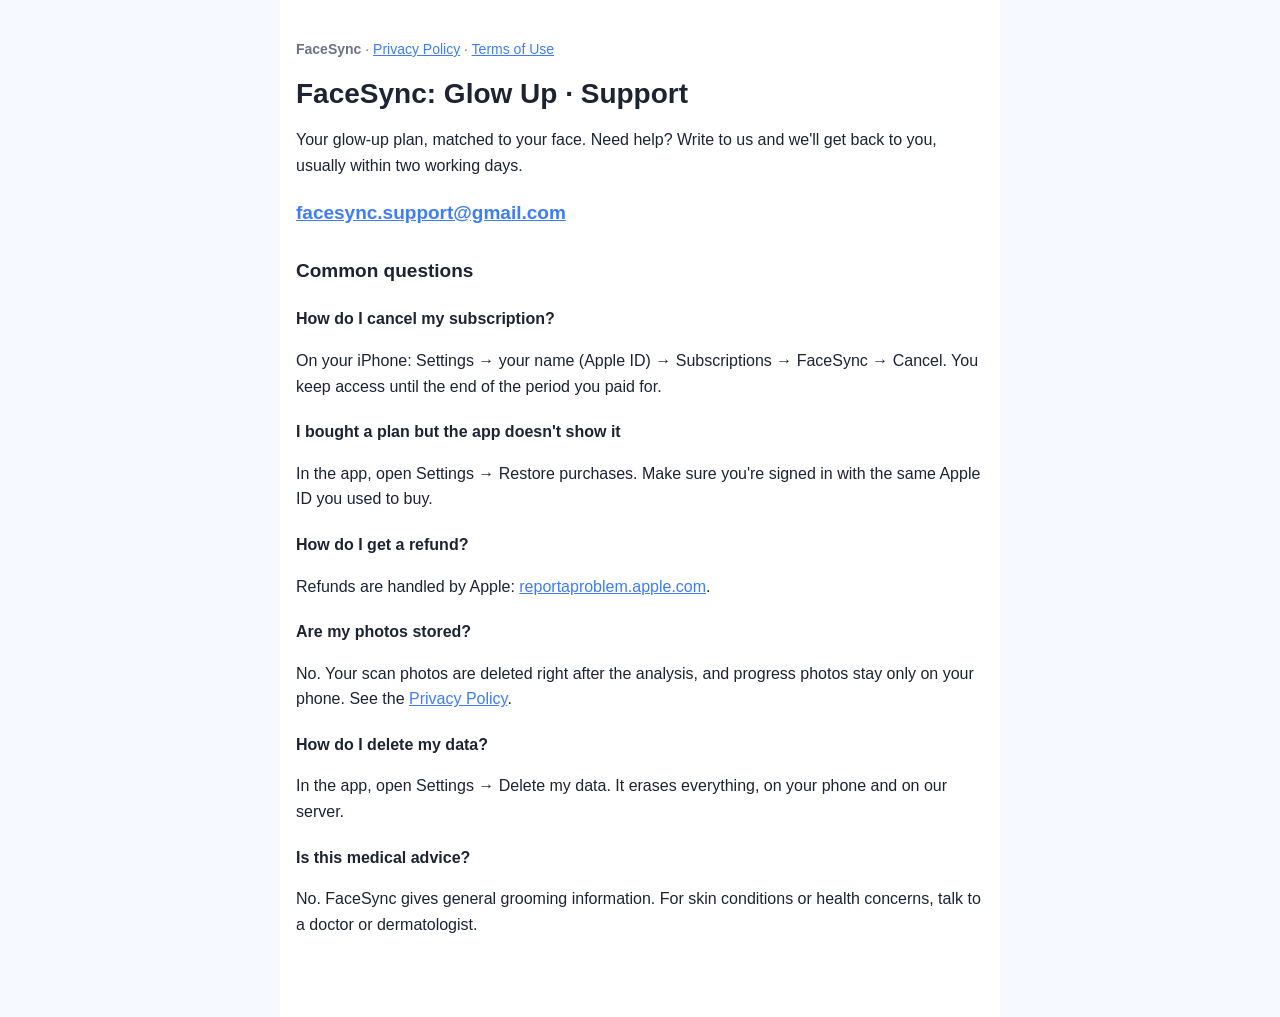
<file: index.html>
<!doctype html>
<html lang="en">
<head>
<meta charset="utf-8">
<meta name="viewport" content="width=device-width, initial-scale=1">
<title>FaceSync · Support</title>
<link rel="stylesheet" href="style.css">
</head>
<body>
<main>
<p class="nav"><strong>FaceSync</strong> · <a href="privacy.html">Privacy Policy</a> · <a href="terms.html">Terms of Use</a></p>
<h1>FaceSync: Glow Up · Support</h1>
<p>Your glow-up plan, matched to your face. Need help? Write to us and we'll get back to you, usually within two working days.</p>
<p class="contact"><a href="mailto:facesync.support@gmail.com">facesync.support@gmail.com</a></p>

<h2>Common questions</h2>
<h3>How do I cancel my subscription?</h3>
<p>On your iPhone: Settings → your name (Apple ID) → Subscriptions → FaceSync → Cancel. You keep access until the end of the period you paid for.</p>
<h3>I bought a plan but the app doesn't show it</h3>
<p>In the app, open Settings → Restore purchases. Make sure you're signed in with the same Apple ID you used to buy.</p>
<h3>How do I get a refund?</h3>
<p>Refunds are handled by Apple: <a href="https://reportaproblem.apple.com">reportaproblem.apple.com</a>.</p>
<h3>Are my photos stored?</h3>
<p>No. Your scan photos are deleted right after the analysis, and progress photos stay only on your phone. See the <a href="privacy.html">Privacy Policy</a>.</p>
<h3>How do I delete my data?</h3>
<p>In the app, open Settings → Delete my data. It erases everything, on your phone and on our server.</p>
<h3>Is this medical advice?</h3>
<p>No. FaceSync gives general grooming information. For skin conditions or health concerns, talk to a doctor or dermatologist.</p>
</main>
</body>
</html>
</file>
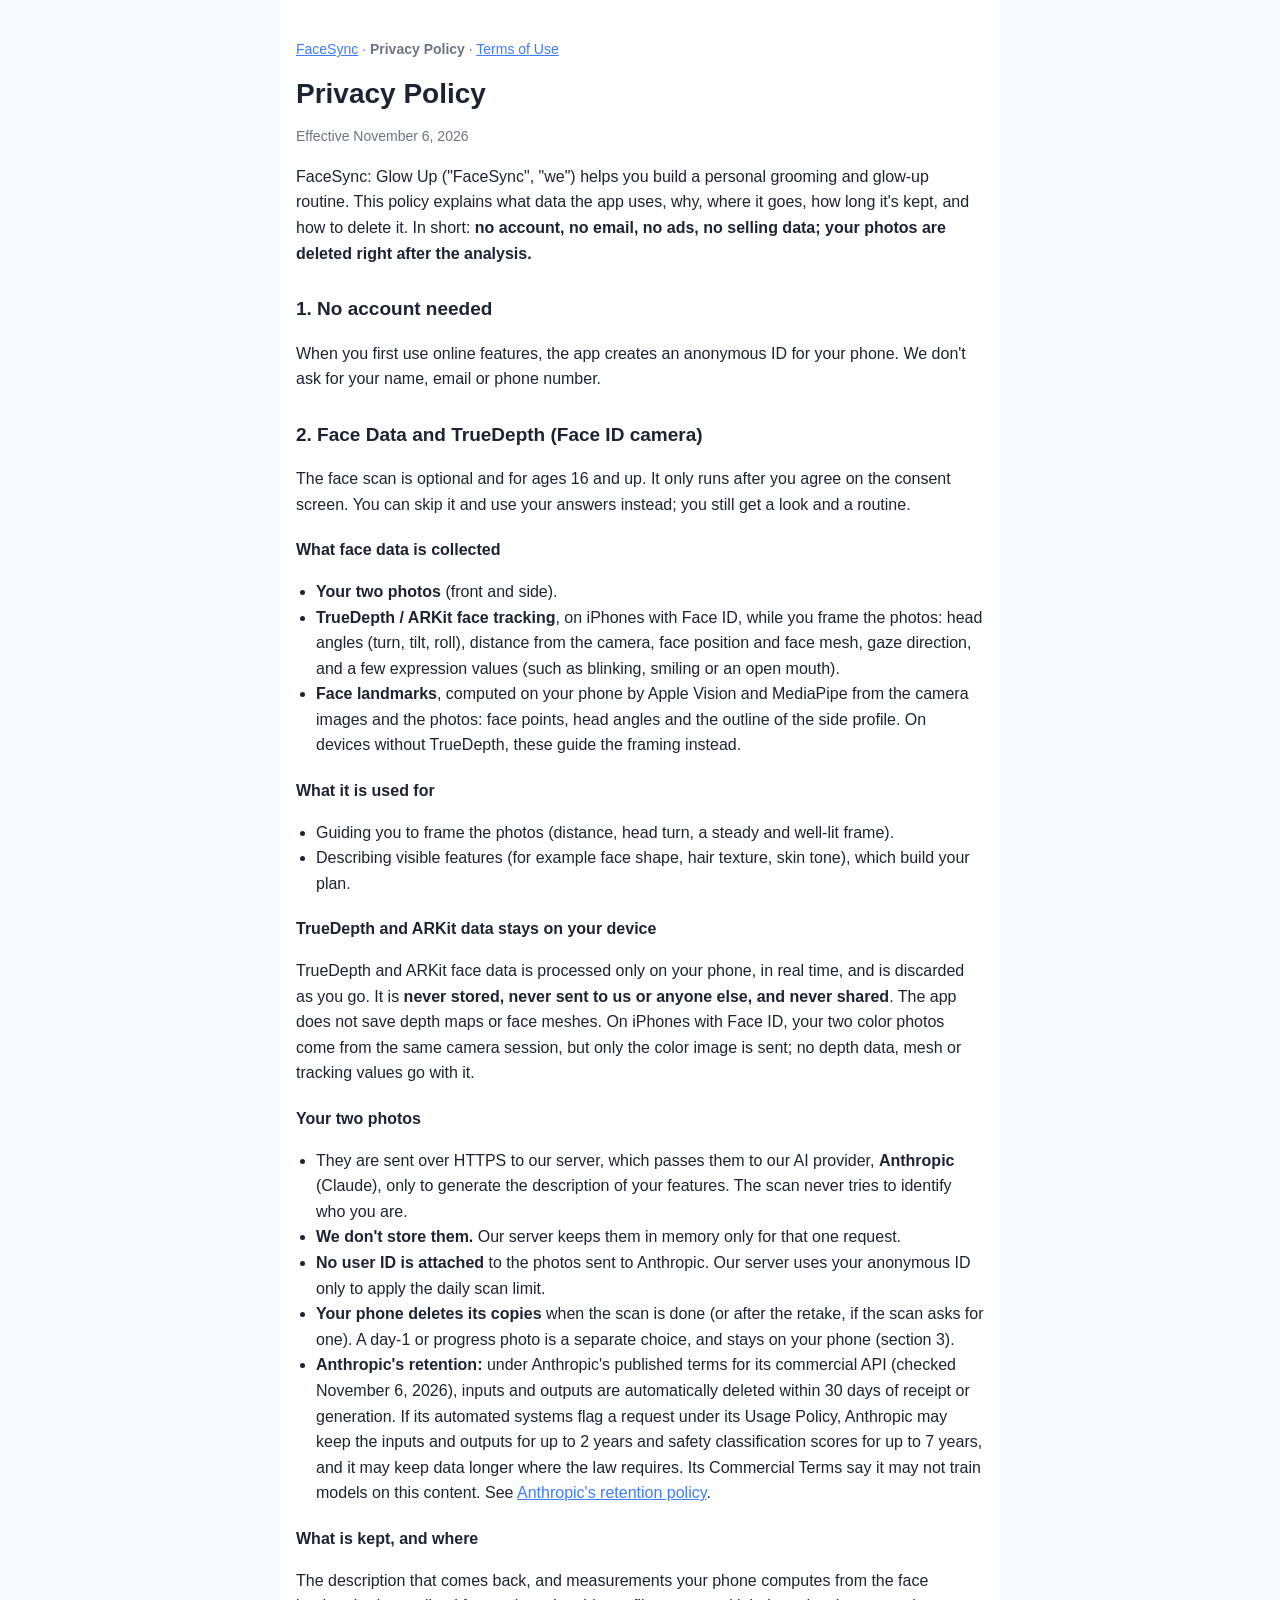
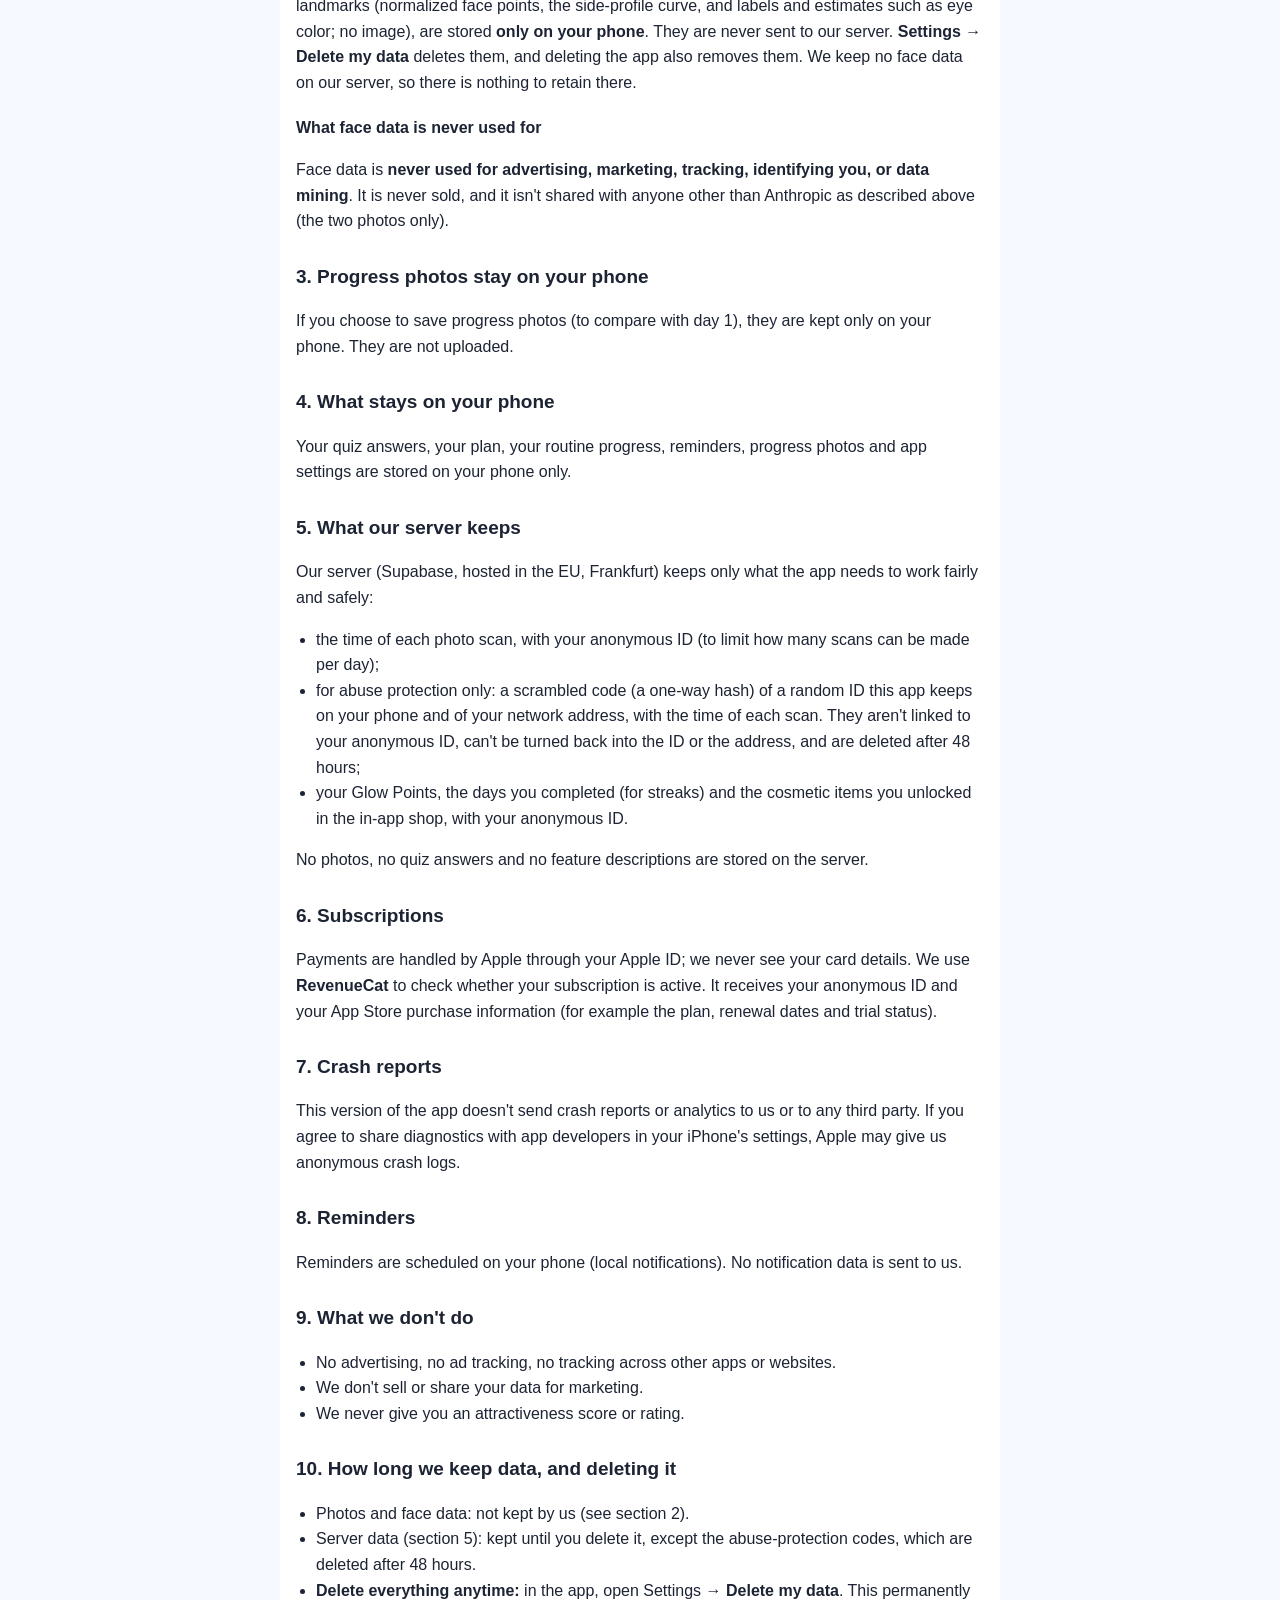
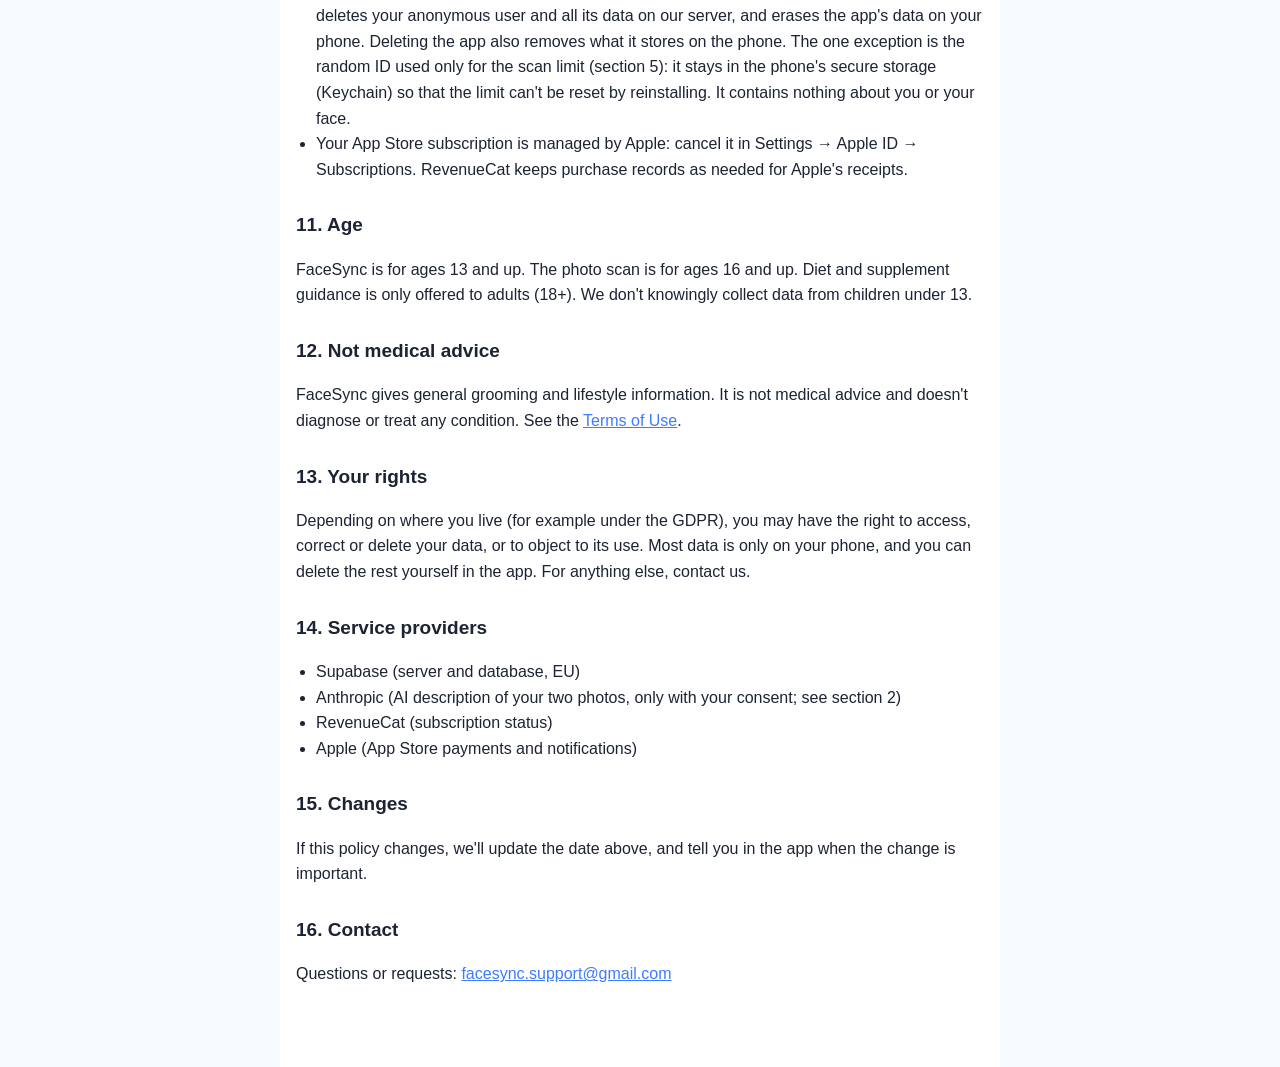
<file: privacy.html>
<!doctype html>
<html lang="en">
<head>
<meta charset="utf-8">
<meta name="viewport" content="width=device-width, initial-scale=1">
<title>FaceSync · Privacy Policy</title>
<link rel="stylesheet" href="style.css">
</head>
<body>
<main>
<p class="nav"><a href="index.html">FaceSync</a> · <strong>Privacy Policy</strong> · <a href="terms.html">Terms of Use</a></p>
<h1>Privacy Policy</h1>
<p class="meta">Effective November 6, 2026</p>

<p>FaceSync: Glow Up ("FaceSync", "we") helps you build a personal grooming and glow-up routine. This policy explains what data the app uses, why, where it goes, how long it's kept, and how to delete it. In short: <strong>no account, no email, no ads, no selling data; your photos are deleted right after the analysis.</strong></p>

<h2>1. No account needed</h2>
<p>When you first use online features, the app creates an anonymous ID for your phone. We don't ask for your name, email or phone number.</p>

<h2 id="face-data">2. Face Data and TrueDepth (Face ID camera)</h2>
<p>The face scan is optional and for ages 16 and up. It only runs after you agree on the consent screen. You can skip it and use your answers instead; you still get a look and a routine.</p>

<h3>What face data is collected</h3>
<ul>
<li><strong>Your two photos</strong> (front and side).</li>
<li><strong>TrueDepth / ARKit face tracking</strong>, on iPhones with Face ID, while you frame the photos: head angles (turn, tilt, roll), distance from the camera, face position and face mesh, gaze direction, and a few expression values (such as blinking, smiling or an open mouth).</li>
<li><strong>Face landmarks</strong>, computed on your phone by Apple Vision and MediaPipe from the camera images and the photos: face points, head angles and the outline of the side profile. On devices without TrueDepth, these guide the framing instead.</li>
</ul>

<h3>What it is used for</h3>
<ul>
<li>Guiding you to frame the photos (distance, head turn, a steady and well-lit frame).</li>
<li>Describing visible features (for example face shape, hair texture, skin tone), which build your plan.</li>
</ul>

<h3>TrueDepth and ARKit data stays on your device</h3>
<p>TrueDepth and ARKit face data is processed only on your phone, in real time, and is discarded as you go. It is <strong>never stored, never sent to us or anyone else, and never shared</strong>. The app does not save depth maps or face meshes. On iPhones with Face ID, your two color photos come from the same camera session, but only the color image is sent; no depth data, mesh or tracking values go with it.</p>

<h3>Your two photos</h3>
<ul>
<li>They are sent over HTTPS to our server, which passes them to our AI provider, <strong>Anthropic</strong> (Claude), only to generate the description of your features. The scan never tries to identify who you are.</li>
<li><strong>We don't store them.</strong> Our server keeps them in memory only for that one request.</li>
<li><strong>No user ID is attached</strong> to the photos sent to Anthropic. Our server uses your anonymous ID only to apply the daily scan limit.</li>
<li><strong>Your phone deletes its copies</strong> when the scan is done (or after the retake, if the scan asks for one). A day-1 or progress photo is a separate choice, and stays on your phone (section 3).</li>
<li><strong>Anthropic's retention:</strong> under Anthropic's published terms for its commercial API (checked November 6, 2026), inputs and outputs are automatically deleted within 30 days of receipt or generation. If its automated systems flag a request under its Usage Policy, Anthropic may keep the inputs and outputs for up to 2 years and safety classification scores for up to 7 years, and it may keep data longer where the law requires. Its Commercial Terms say it may not train models on this content. See <a href="https://privacy.claude.com/en/articles/7996866-how-long-do-you-store-my-organization-s-data">Anthropic's retention policy</a>.</li>
</ul>

<h3>What is kept, and where</h3>
<p>The description that comes back, and measurements your phone computes from the face landmarks (normalized face points, the side-profile curve, and labels and estimates such as eye color; no image), are stored <strong>only on your phone</strong>. They are never sent to our server. <strong>Settings → Delete my data</strong> deletes them, and deleting the app also removes them. We keep no face data on our server, so there is nothing to retain there.</p>

<h3>What face data is never used for</h3>
<p>Face data is <strong>never used for advertising, marketing, tracking, identifying you, or data mining</strong>. It is never sold, and it isn't shared with anyone other than Anthropic as described above (the two photos only).</p>

<h2>3. Progress photos stay on your phone</h2>
<p>If you choose to save progress photos (to compare with day 1), they are kept only on your phone. They are not uploaded.</p>

<h2>4. What stays on your phone</h2>
<p>Your quiz answers, your plan, your routine progress, reminders, progress photos and app settings are stored on your phone only.</p>

<h2>5. What our server keeps</h2>
<p>Our server (Supabase, hosted in the EU, Frankfurt) keeps only what the app needs to work fairly and safely:</p>
<ul>
<li>the time of each photo scan, with your anonymous ID (to limit how many scans can be made per day);</li>
<li>for abuse protection only: a scrambled code (a one-way hash) of a random ID this app keeps on your phone and of your network address, with the time of each scan. They aren't linked to your anonymous ID, can't be turned back into the ID or the address, and are deleted after 48 hours;</li>
<li>your Glow Points, the days you completed (for streaks) and the cosmetic items you unlocked in the in-app shop, with your anonymous ID.</li>
</ul>
<p>No photos, no quiz answers and no feature descriptions are stored on the server.</p>

<h2>6. Subscriptions</h2>
<p>Payments are handled by Apple through your Apple ID; we never see your card details. We use <strong>RevenueCat</strong> to check whether your subscription is active. It receives your anonymous ID and your App Store purchase information (for example the plan, renewal dates and trial status).</p>

<h2>7. Crash reports</h2>
<p>This version of the app doesn't send crash reports or analytics to us or to any third party. If you agree to share diagnostics with app developers in your iPhone's settings, Apple may give us anonymous crash logs.</p>

<h2>8. Reminders</h2>
<p>Reminders are scheduled on your phone (local notifications). No notification data is sent to us.</p>

<h2>9. What we don't do</h2>
<ul>
<li>No advertising, no ad tracking, no tracking across other apps or websites.</li>
<li>We don't sell or share your data for marketing.</li>
<li>We never give you an attractiveness score or rating.</li>
</ul>

<h2>10. How long we keep data, and deleting it</h2>
<ul>
<li>Photos and face data: not kept by us (see section 2).</li>
<li>Server data (section 5): kept until you delete it, except the abuse-protection codes, which are deleted after 48 hours.</li>
<li><strong>Delete everything anytime:</strong> in the app, open Settings → <strong>Delete my data</strong>. This permanently deletes your anonymous user and all its data on our server, and erases the app's data on your phone. Deleting the app also removes what it stores on the phone. The one exception is the random ID used only for the scan limit (section 5): it stays in the phone's secure storage (Keychain) so that the limit can't be reset by reinstalling. It contains nothing about you or your face.</li>
<li>Your App Store subscription is managed by Apple: cancel it in Settings → Apple ID → Subscriptions. RevenueCat keeps purchase records as needed for Apple's receipts.</li>
</ul>

<h2>11. Age</h2>
<p>FaceSync is for ages 13 and up. The photo scan is for ages 16 and up. Diet and supplement guidance is only offered to adults (18+). We don't knowingly collect data from children under 13.</p>

<h2>12. Not medical advice</h2>
<p>FaceSync gives general grooming and lifestyle information. It is not medical advice and doesn't diagnose or treat any condition. See the <a href="terms.html">Terms of Use</a>.</p>

<h2>13. Your rights</h2>
<p>Depending on where you live (for example under the GDPR), you may have the right to access, correct or delete your data, or to object to its use. Most data is only on your phone, and you can delete the rest yourself in the app. For anything else, contact us.</p>

<h2>14. Service providers</h2>
<ul>
<li>Supabase (server and database, EU)</li>
<li>Anthropic (AI description of your two photos, only with your consent; see section 2)</li>
<li>RevenueCat (subscription status)</li>
<li>Apple (App Store payments and notifications)</li>
</ul>

<h2>15. Changes</h2>
<p>If this policy changes, we'll update the date above, and tell you in the app when the change is important.</p>

<h2>16. Contact</h2>
<p>Questions or requests: <a href="mailto:facesync.support@gmail.com">facesync.support@gmail.com</a></p>
</main>
</body>
</html>
</file>
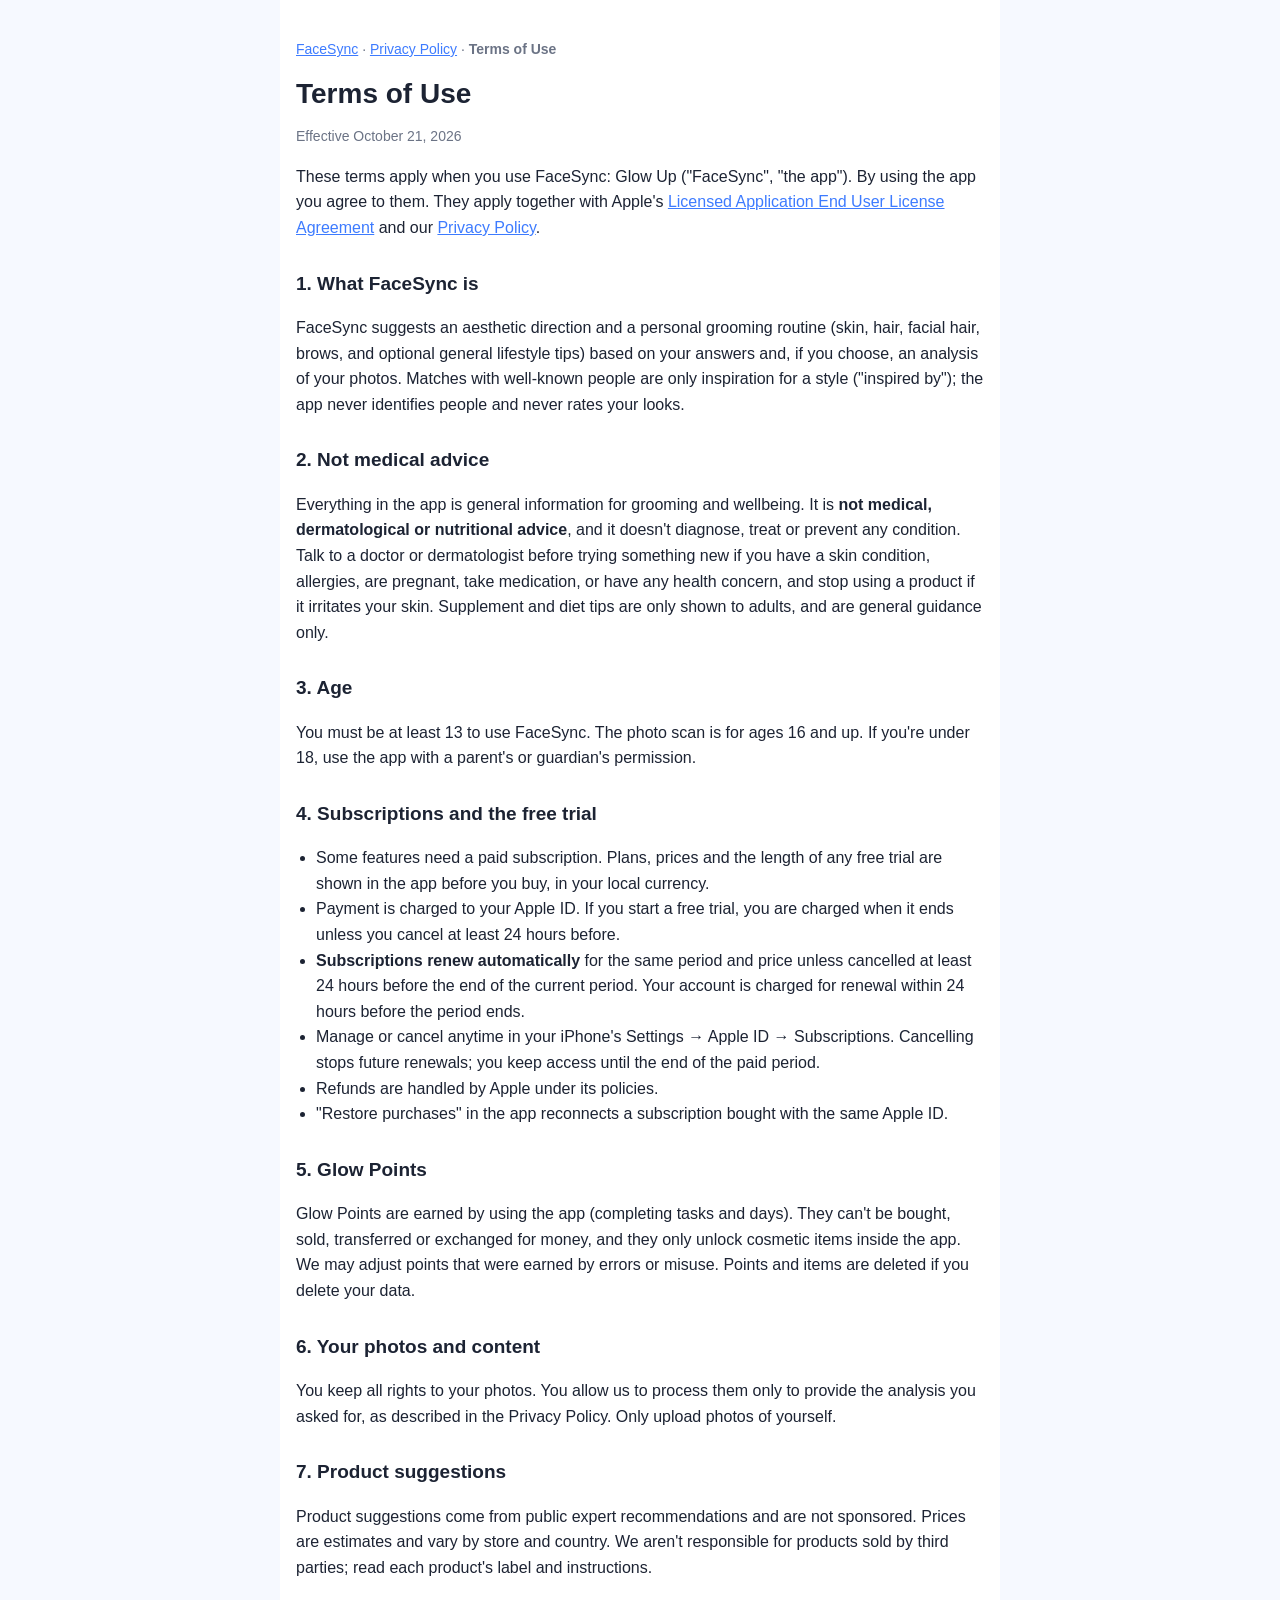
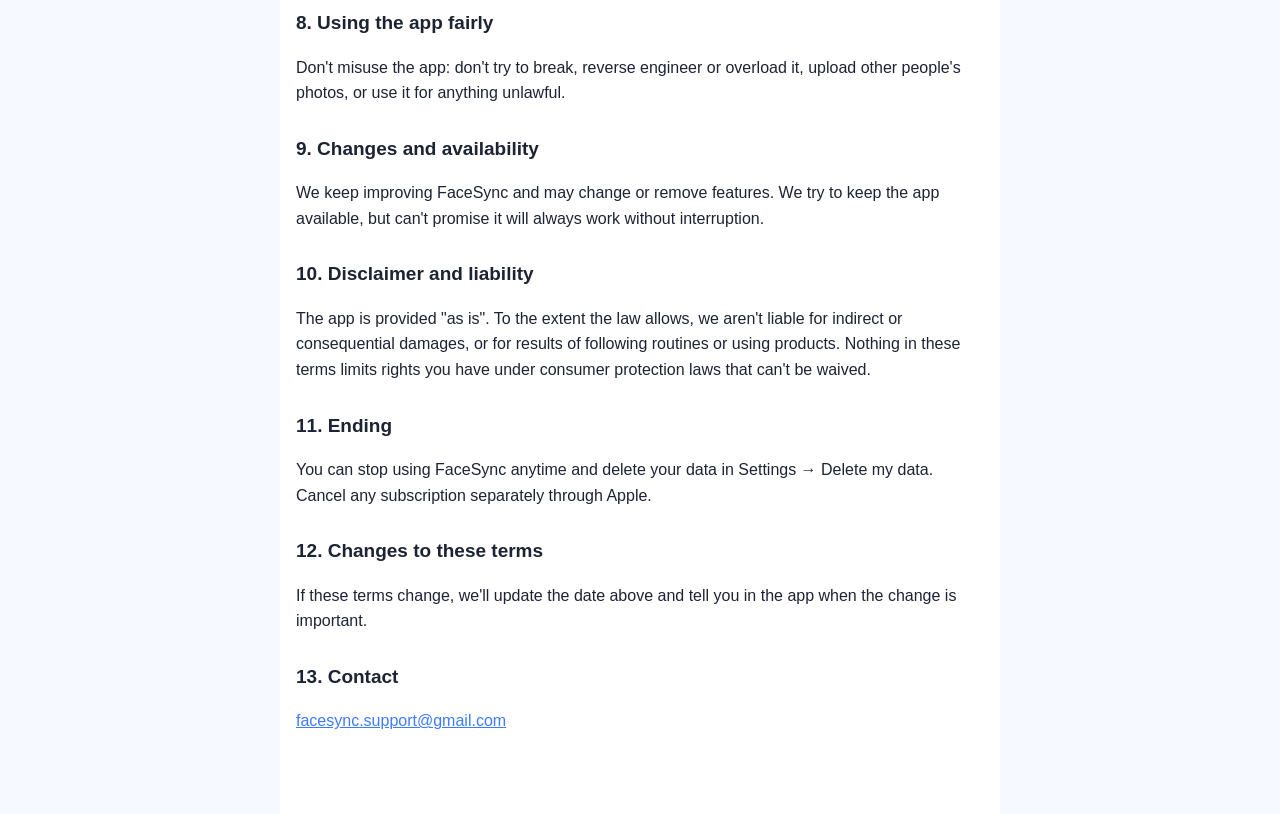
<file: terms.html>
<!doctype html>
<html lang="en">
<head>
<meta charset="utf-8">
<meta name="viewport" content="width=device-width, initial-scale=1">
<title>FaceSync · Terms of Use</title>
<link rel="stylesheet" href="style.css">
</head>
<body>
<main>
<p class="nav"><a href="index.html">FaceSync</a> · <a href="privacy.html">Privacy Policy</a> · <strong>Terms of Use</strong></p>
<h1>Terms of Use</h1>
<p class="meta">Effective October 21, 2026</p>

<p>These terms apply when you use FaceSync: Glow Up ("FaceSync", "the app"). By using the app you agree to them. They apply together with Apple's <a href="https://www.apple.com/legal/internet-services/itunes/dev/stdeula/">Licensed Application End User License Agreement</a> and our <a href="privacy.html">Privacy Policy</a>.</p>

<h2>1. What FaceSync is</h2>
<p>FaceSync suggests an aesthetic direction and a personal grooming routine (skin, hair, facial hair, brows, and optional general lifestyle tips) based on your answers and, if you choose, an analysis of your photos. Matches with well-known people are only inspiration for a style ("inspired by"); the app never identifies people and never rates your looks.</p>

<h2>2. Not medical advice</h2>
<p>Everything in the app is general information for grooming and wellbeing. It is <strong>not medical, dermatological or nutritional advice</strong>, and it doesn't diagnose, treat or prevent any condition. Talk to a doctor or dermatologist before trying something new if you have a skin condition, allergies, are pregnant, take medication, or have any health concern, and stop using a product if it irritates your skin. Supplement and diet tips are only shown to adults, and are general guidance only.</p>

<h2>3. Age</h2>
<p>You must be at least 13 to use FaceSync. The photo scan is for ages 16 and up. If you're under 18, use the app with a parent's or guardian's permission.</p>

<h2>4. Subscriptions and the free trial</h2>
<ul>
<li>Some features need a paid subscription. Plans, prices and the length of any free trial are shown in the app before you buy, in your local currency.</li>
<li>Payment is charged to your Apple ID. If you start a free trial, you are charged when it ends unless you cancel at least 24 hours before.</li>
<li><strong>Subscriptions renew automatically</strong> for the same period and price unless cancelled at least 24 hours before the end of the current period. Your account is charged for renewal within 24 hours before the period ends.</li>
<li>Manage or cancel anytime in your iPhone's Settings → Apple ID → Subscriptions. Cancelling stops future renewals; you keep access until the end of the paid period.</li>
<li>Refunds are handled by Apple under its policies.</li>
<li>"Restore purchases" in the app reconnects a subscription bought with the same Apple ID.</li>
</ul>

<h2>5. Glow Points</h2>
<p>Glow Points are earned by using the app (completing tasks and days). They can't be bought, sold, transferred or exchanged for money, and they only unlock cosmetic items inside the app. We may adjust points that were earned by errors or misuse. Points and items are deleted if you delete your data.</p>

<h2>6. Your photos and content</h2>
<p>You keep all rights to your photos. You allow us to process them only to provide the analysis you asked for, as described in the Privacy Policy. Only upload photos of yourself.</p>

<h2>7. Product suggestions</h2>
<p>Product suggestions come from public expert recommendations and are not sponsored. Prices are estimates and vary by store and country. We aren't responsible for products sold by third parties; read each product's label and instructions.</p>

<h2>8. Using the app fairly</h2>
<p>Don't misuse the app: don't try to break, reverse engineer or overload it, upload other people's photos, or use it for anything unlawful.</p>

<h2>9. Changes and availability</h2>
<p>We keep improving FaceSync and may change or remove features. We try to keep the app available, but can't promise it will always work without interruption.</p>

<h2>10. Disclaimer and liability</h2>
<p>The app is provided "as is". To the extent the law allows, we aren't liable for indirect or consequential damages, or for results of following routines or using products. Nothing in these terms limits rights you have under consumer protection laws that can't be waived.</p>

<h2>11. Ending</h2>
<p>You can stop using FaceSync anytime and delete your data in Settings → Delete my data. Cancel any subscription separately through Apple.</p>

<h2>12. Changes to these terms</h2>
<p>If these terms change, we'll update the date above and tell you in the app when the change is important.</p>

<h2>13. Contact</h2>
<p><a href="mailto:facesync.support@gmail.com">facesync.support@gmail.com</a></p>
</main>
</body>
</html>
</file>
<file: style.css>
:root { --ink: #1c2333; --soft: #6b7385; --line: #e3e9f5; --link: #3d7bff; --bg: #f6f9ff; --card: #ffffff; }
@media (prefers-color-scheme: dark) { :root { --ink: #eef2fa; --soft: #9aa4b8; --line: #2a3344; --link: #7aa4ff; --bg: #0f1420; --card: #161d2c; } }
* { box-sizing: border-box; }
body { margin: 0; background: var(--bg); color: var(--ink); font: 16px/1.6 -apple-system, BlinkMacSystemFont, "Segoe UI", Roboto, sans-serif; }
main { max-width: 720px; margin: 0 auto; padding: 24px 16px 64px; background: var(--card); min-height: 100vh; }
h1 { font-size: 28px; line-height: 1.25; margin: 16px 0 4px; }
h2 { font-size: 19px; margin: 28px 0 6px; }
h3 { font-size: 16px; margin: 20px 0 2px; }
p, li { color: var(--ink); }
.meta, .nav { color: var(--soft); font-size: 14px; }
.contact { font-size: 19px; font-weight: 700; }
a { color: var(--link); }
ul { padding-left: 20px; }
</file>
